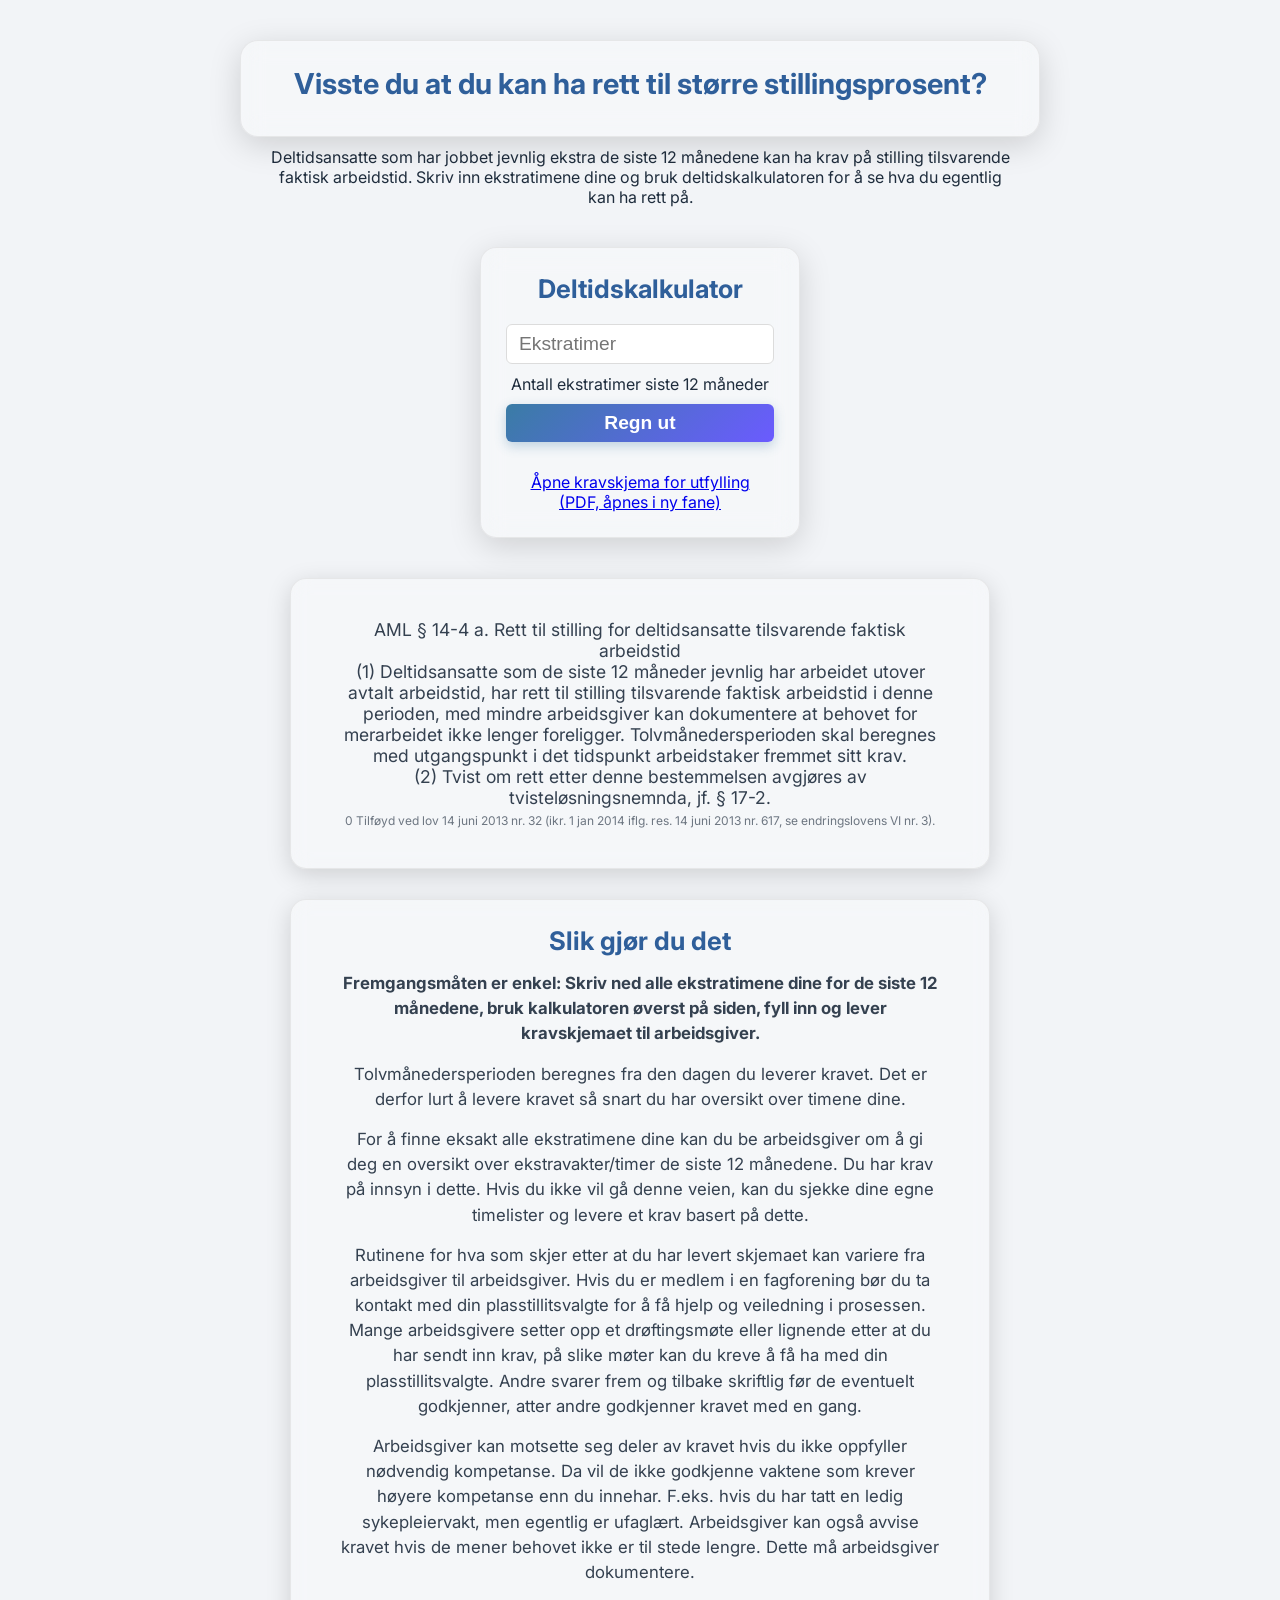
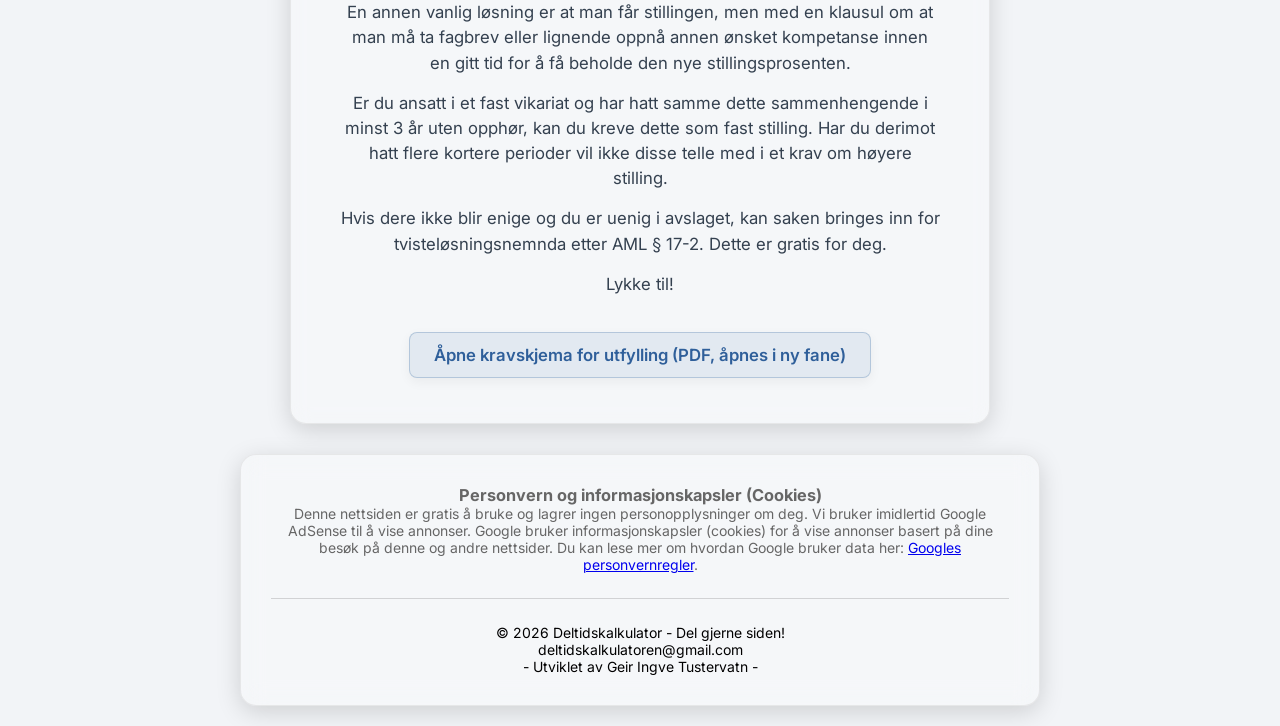
<file: index.html>
<!DOCTYPE html>
<html lang="no">

<head>
    <link href="https://fonts.googleapis.com/css2?family=Inter:wght@300;400;600;700&display=swap" rel="stylesheet">

    <link rel="stylesheet" href="style.css">
    <meta charset="UTF-8">
    <meta name="viewport" content="width=device-width, initial-scale=1.0">
    <title>Deltidskalkulator</title>
    <!-- Adsense annonsescript limt inn under -->
    <script async src="https://pagead2.googlesyndication.com/pagead/js/adsbygoogle.js?client=ca-pub-2647930464126095" crossorigin="anonymous"></script>

    <!--Appvisning på mobil-->
    <link rel="manifest" href="manifest.json">
    <!--NETTLESER-IKON-->
    <link rel="icon" type="image/png" sizes="32x32" href="images/stort.png">

</head>

<body>

    <!--  Start på bannerannonse høyre - venstre -->
    <div class="ad-left">
        <!-- Venstre annonse -->
        <ins class="adsbygoogle" style="display:block" data-ad-client="ca-pub-2647930464126095" data-ad-slot="XXXXXXX" data-ad-format="auto" data-full-width-responsive="true"></ins>
        <script>
        (adsbygoogle = window.adsbygoogle || []).push({});
        </script>
    </div>

    <div class="ad-right">
        <!-- Høyre annonse -->
        <ins class="adsbygoogle" style="display:block" data-ad-client="ca-pub-2647930464126095" data-ad-slot="YYYYYYY" data-ad-format="auto" data-full-width-responsive="true"></ins>
        <script>
        (adsbygoogle = window.adsbygoogle || []).push({});
        </script>
    </div>
    <!--  Slutt på bannerannonse høyre - venstre -->



    <div id="topbanner">
        <h1>Visste du at du kan ha rett til større stillingsprosent?</h1>
    </div>

    <p id="introtext">
        Deltidsansatte som har jobbet jevnlig ekstra de siste 12 månedene kan ha krav på stilling tilsvarende faktisk arbeidstid.
        Skriv inn ekstratimene dine og bruk deltidskalkulatoren for å se hva du egentlig kan ha rett på.
    </p>
    </div>


    <div id="calculator">
        <h2>Deltidskalkulator</h2>

        <input type="number" id="hoursInput" placeholder="Ekstratimer"> Antall ekstratimer siste 12 måneder<br>
        <button onclick="calculatePercentage()">Regn ut</button>
        <p id="result"></p><br>
        <a href="pdf/kravbrev.pdf" target="_blank">
            Åpne kravskjema for utfylling <br>(PDF, åpnes i ny fane)
        </a>

    </div>

    <div id="lovboks">
        <p id="lovtekst">
            <span class="lov-main"></span>
            AML § 14-4 a. Rett til stilling for deltidsansatte tilsvarende faktisk arbeidstid<br>
            (1) Deltidsansatte som de siste 12 måneder jevnlig har arbeidet utover avtalt arbeidstid, har rett til stilling tilsvarende faktisk arbeidstid i denne perioden, med mindre arbeidsgiver kan dokumentere at behovet for merarbeidet ikke lenger foreligger. Tolvmånedersperioden skal beregnes med utgangspunkt i det tidspunkt arbeidstaker fremmet sitt krav.<br>
            (2) Tvist om rett etter denne bestemmelsen avgjøres av tvisteløsningsnemnda, jf. § 17-2.<br>
            </span>

            <span class="lov-footnote">
                0 Tilføyd ved lov 14 juni 2013 nr. 32 (ikr. 1 jan 2014 iflg. res. 14 juni 2013 nr. 617, se endringslovens VI nr. 3).
            </span>
        </p>
    </div>


    <div id="slikboks">
        <center>
            <h2>Slik gjør du det</h2>

            <p class="sliktekst">
                <b>Fremgangsmåten er enkel: Skriv ned alle ekstratimene dine for de siste 12 månedene,
                    bruk kalkulatoren øverst på siden, fyll inn og lever kravskjemaet til arbeidsgiver.</b>
            </p>

            <p class="sliktekst">
                Tolvmånedersperioden beregnes fra den dagen du leverer kravet.
                Det er derfor lurt å levere kravet så snart du har oversikt over timene dine.
            </p>

            <p class="sliktekst">
                For å finne eksakt alle ekstratimene dine kan du be arbeidsgiver om å gi deg en oversikt over
                ekstravakter/timer de siste 12 månedene. Du har krav på innsyn i dette.
                Hvis du ikke vil gå denne veien, kan du sjekke dine egne timelister og levere et krav basert på dette.
            </p>

            <p class="sliktekst">
                Rutinene for hva som skjer etter at du har levert skjemaet kan variere fra arbeidsgiver til arbeidsgiver.
                Hvis du er medlem i en fagforening bør du ta kontakt med din plasstillitsvalgte
                for å få hjelp og veiledning i prosessen. <br>
                Mange arbeidsgivere setter opp et drøftingsmøte eller lignende etter at du har sendt inn krav,
                på slike møter kan du kreve å få ha med din plasstillitsvalgte.
                Andre svarer frem og tilbake skriftlig før de eventuelt godkjenner,
                atter andre godkjenner kravet med en gang.
            </p>

            <p class="sliktekst">
                Arbeidsgiver kan motsette seg deler av kravet hvis du ikke oppfyller nødvendig kompetanse.
                Da vil de ikke godkjenne vaktene som krever høyere kompetanse enn du innehar.
                F.eks. hvis du har tatt en ledig sykepleiervakt, men egentlig er ufaglært.
                Arbeidsgiver kan også avvise kravet hvis de mener behovet ikke er til stede lengre.
                Dette må arbeidsgiver dokumentere.
            </p>


            <p class="sliktekst">
                En annen vanlig løsning er at man får stillingen,
                men med en klausul om at man må ta fagbrev eller lignende oppnå annen ønsket kompetanse
                innen en gitt tid for å få beholde den nye stillingsprosenten.
            </p>

            <p class="sliktekst">
                Er du ansatt i et fast vikariat og har hatt samme dette sammenhengende i minst 3 år uten opphør,
                kan du kreve dette som fast stilling.
                Har du derimot hatt flere kortere perioder vil ikke disse telle med i et krav om høyere stilling.
            </p>
            <p class="sliktekst">
                Hvis dere ikke blir enige og du er uenig i avslaget,
                kan saken bringes inn for tvisteløsningsnemnda etter AML § 17-2. Dette er gratis for deg.
            </p>
            <p class="sliktekst">
                Lykke til!
            </p>

            <a href="pdf/kravbrev.pdf" target="_blank" rel="noopener noreferrer" class="glass-knapp">
                Åpne kravskjema for utfylling (PDF, åpnes i ny fane)
            </a><br><br>
    </div>



    <script src="script.js"></script>


    <footer style="text-align:center; padding: 30px; color:#666; font-size:14px;">
        <h3>Personvern og informasjonskapsler (Cookies)</h3>
        <p>
            Denne nettsiden er gratis å bruke og lagrer ingen personopplysninger om deg.
            Vi bruker imidlertid Google AdSense til å vise annonser. Google bruker informasjonskapsler
            (cookies) for å vise annonser basert på dine besøk på denne og andre nettsider.
            Du kan lese mer om hvordan Google bruker data her:
            <a href="https://policies.google.com/technologies/ads" target="_blank">Googles personvernregler</a>.
        </p>
        <p style="color: black; margin-top: 25px; padding-top: 25px; border-top: 1px solid rgba(0, 0, 0, 0.15);"> © 2026 Deltidskalkulator - Del gjerne siden!
            <br>deltidskalkulatoren@gmail.com
            <br>- Utviklet av Geir Ingve Tustervatn -
        </p>
    </footer>
</body>

</html>
</file>
<file: style.css>
* {
    margin: 0;
    padding: 0;
    box-sizing: border-box;
}

/* BODY */
body {
    background-color: #f2f4f7;
    margin: 20px;
    font-family: 'Inter', sans-serif;
}


/* TOPPBANNER */
#topbanner {
    background: rgba(255, 255, 255, 0.25); /* Lys glass-effekt */
    backdrop-filter: blur(12px);
    -webkit-backdrop-filter: blur(12px);
    border-radius: 18px;
    border: 1px solid rgba(200, 200, 200, 0.35);
    padding: 25px 30px;
    width: 90%;
    max-width: 800px;
    margin: 40px auto 20px auto;
    text-align: center;
    color: #1f2d3d; /* Mørk tekst */
    box-shadow: 0 8px 32px rgba(0, 0, 0, 0.15);
    animation: fadeIn 0.8s ease forwards;
    opacity: 0;
}

#topbanner h1 {
    font-size: clamp(1.2rem, 4vw, 1.8rem);
    margin-bottom: 10px;
    font-weight: 700;
    color: #2f5f9a; /* Blå aksent */
}

/* RESULTBOX */
.resultBox {
    background: rgba(255, 255, 255, 0.25);
    backdrop-filter: blur(10px);
    -webkit-backdrop-filter: blur(10px);
    border-radius: 14px;
    border: 1px solid rgba(200, 200, 200, 0.35);
    padding: 15px 20px;
    margin: 10px auto;
    width: 90%;
    max-width: 380px;
    text-align: center;
    color: #1f2d3d;
    box-shadow: 0 6px 24px rgba(0, 0, 0, 0.15);
}

/* INTROTEXT */
#topbanner + #introtext {
    max-width: 800px;
    margin: -10px auto 20px auto;
    padding: 0 30px;
    text-align: center;
    color: #1f2d3d;
}

@keyframes fadeIn {
    from { opacity: 0; transform: translateY(-10px); }
    to   { opacity: 1; transform: translateY(0); }
}

/* KALKULATOR */
#calculator {
    background: rgba(255, 255, 255, 0.25);
    backdrop-filter: blur(12px);
    -webkit-backdrop-filter: blur(12px);
    border-radius: 16px;
    border: 1px solid rgba(200, 200, 200, 0.35);
    padding: 25px;
    width: 320px;
    margin: 40px auto;
    text-align: center;
    color: #1f2d3d;
    box-shadow: 0 8px 32px rgba(0, 0, 0, 0.15);
}

#calculator h2 {
    font-size: clamp(1.2rem, 4vw, 1.6rem);
    margin-bottom: 10px;
    color: #2f5f9a;
}

/* INPUT + BUTTON */
input, button {
    font-size: clamp(1rem, 3.5vw, 1.2rem);
    padding: 8px 12px;
    margin: 10px 0;
    width: 100%;
    border-radius: 6px;
    border: none;
}

/* INPUT */
input {
    background-color: #ffffff;
    color: #1f2d3d;
    border: 1px solid #dcdcdc;
}

/* KNAPPER */
button {
    background: linear-gradient(135deg, #3a7ca5, #6b5bff); /* Blå-blank gradient */
    color: white;
    cursor: pointer;
    transition: 0.3s ease;
    font-weight: 600;
    box-shadow: 0 4px 12px rgba(58, 124, 165, 0.3);
}

button:hover {
    background: linear-gradient(135deg, #6b5bff, #3a7ca5);
    box-shadow: 0 0 12px rgba(107, 91, 255, 0.6);
}

/* RESULT */
#result {
    letter-spacing: -0.3px;
    word-spacing: -1px;
}

/* STOR PROSENT */
.bigPercent {
    font-size: clamp(1.5rem, 6vw, 2.2rem);
    font-weight: bold;
    display: inline-block;
    margin-top: 10px;
    color: #2f5f9a;
}

/* LOVBOKS */
#lovboks {
    background: rgba(255, 255, 255, 0.25);
    backdrop-filter: blur(10px);
    -webkit-backdrop-filter: blur(10px);
    border-radius: 16px;
    border: 1px solid rgba(200, 200, 200, 0.35);
    padding: 20px;
    width: 90%;
    max-width: 700px;
    margin: 30px auto;
    color: #1f2d3d;
    box-shadow: 0 6px 24px rgba(0, 0, 0, 0.15);
    text-align: center;
}

/* LOVTEKST */
#lovtekst {
    color: #1f2d3d;
    font-size: clamp(0.85rem, 3vw, 1.1rem);
    width: 90%;
    max-width: 600px;
    margin: 20px auto;
    line-height: clamp(1.3, 4vw, 1.6);
    text-align: center;
    opacity: 0.9;
}

.lov-main {
    font-weight: bold;
}

.lov-footnote {
    font-size: clamp(0.6rem, 2.5vw, 0.75rem);
    opacity: 0.7;
    display: block;
    margin-top: 5px;
}

/* SLIK GÅR DU FREM - TEKST */


/* MOBILRESPONSIVITET */
@media (max-width: 600px) {
    body {
        margin: 0;
        padding: 0 10px;
        display: flex;
        flex-direction: column;
        gap: 10px;
    }

    #topbanner {
        order: 1;
        margin-top: 5px;
        margin-bottom: 5px;
        padding: 20px 20px;
    }

    #calculator {
        order: 2;
        width: 100%;
        padding: 16px;
        margin-top: 0;
        margin-bottom: 4px;
    }

    #introtext {
        order: 3;
        display: block;
        margin: 0 auto;
        padding: 0 10px;
        max-width: 600px;
        text-align: center;
        color: #1f2d3d;
        margin-top: 0;
    }

    #lovboks {
        order: 4;
        padding: 18px;
        margin-top: 10px;
    }
}

/* ANNONSEPLASSERING */
.ad-left, .ad-right {
    width: 160px;
    position: fixed;
    top: 120px;
}

.ad-left { left: 20px; }
.ad-right { right: 20px; }

@media (max-width: 900px) {
    .ad-left, .ad-right {
        display: none;
    }
}

/* Satt på pause

body {
  display: flex;
  flex-direction: column;
  min-height: 100vh;
}
*/


/* SLIK GJØR DU DET – BOKS */
#slikboks {
    order: 5;
    background: rgba(255, 255, 255, 0.25);
    backdrop-filter: blur(10px);
    -webkit-backdrop-filter: blur(10px);
    border-radius: 16px;
    border: 1px solid rgba(200, 200, 200, 0.35);
    padding: 25px 30px;
    width: 90%;
    max-width: 700px;
    margin: 30px auto;
    text-align: center;
    color: #1f2d3d;
    box-shadow: 0 6px 24px rgba(0, 0, 0, 0.15);
}

#slikboks h2 {
    font-size: clamp(1.2rem, 4vw, 1.6rem);
    margin-bottom: 15px; /* Økt litt for mer luft under tittelen */
    color: #2f5f9a; /* samme blå som kalkulator-tittel */
    font-weight: 700;
}

.sliktekst {
    font-size: clamp(0.9rem, 3vw, 1.05rem);
    line-height: 1.5;
    opacity: 0.9;
    max-width: 600px;
    margin: 0 auto 15px; /* 15px margin i bunnen gir luft mellom avsnittene */
}

/* Fjerner bunnmargen på det siste avsnittet før lenken */
.sliktekst:last-of-type {
    margin-bottom: 20px; /* Gir litt ekstra avstand ned til lenken */
}

/* STILIG GLASS-KNAPP */
.glass-knapp {
    display: inline-block;
    padding: 12px 24px;
    margin-top: 15px;
    font-size: clamp(0.9rem, 3vw, 1.05rem);
    font-weight: 600;
    color: #2f5f9a; /* Samme blåfarge som tittel */
    text-decoration: none;
    
    /* Glassmorphism for knappen */
    background: rgba(47, 95, 154, 0.1); /* Svak blåtonet glass */
    backdrop-filter: blur(5px);
    -webkit-backdrop-filter: blur(5px);
    border: 1px solid rgba(47, 95, 154, 0.25);
    border-radius: 8px;
    box-shadow: 0 4px 12px rgba(0, 0, 0, 0.05);
    
    /* Myk overgang ved hovring */
    transition: all 0.3s ease;
    cursor: pointer;
}

/* Hover-effekt */
.glass-knapp:hover {
    background: rgba(47, 95, 154, 0.2); /* Blir litt mørkere/mer synlig */
    border-color: rgba(47, 95, 154, 0.4);
    color: #1f3d63; /* Mørkere blå tekst */
    transform: translateY(-2px); /* Løfter seg diskret opp */
    box-shadow: 0 6px 16px rgba(47, 95, 154, 0.15); /* Får en glødende skygge */
}

/* Klikk-effekt */
.glass-knapp:active {
    transform: translateY(0); /* Går ned igjen når man klikker */
    box-shadow: 0 2px 6px rgba(47, 95, 154, 0.1);
}

/* FOOTER – GLASSMORPHISM */
footer {
    margin-top: auto;
    text-align: center;
    padding: 20px;
    color: #666;
    font-size: 14px;

    /* Glassmorphism */
    background: rgba(255, 255, 255, 0.25);
    backdrop-filter: blur(12px);
    -webkit-backdrop-filter: blur(12px);
    border-radius: 16px;
    border: 1px solid rgba(200, 200, 200, 0.35);
    box-shadow: 0 6px 24px rgba(0, 0, 0, 0.15);

    width: 90%;
    max-width: 800px;
    margin-left: auto;
    margin-right: auto;
}

/* Mobil: sørg for at footeren alltid er nederst */
@media (max-width: 600px) {
    footer {
        order: 6;      /* legger footeren nederst i flex-rekkefølgen */
        width: 100%;
        border-radius: 12px;
    }
}
</file>
